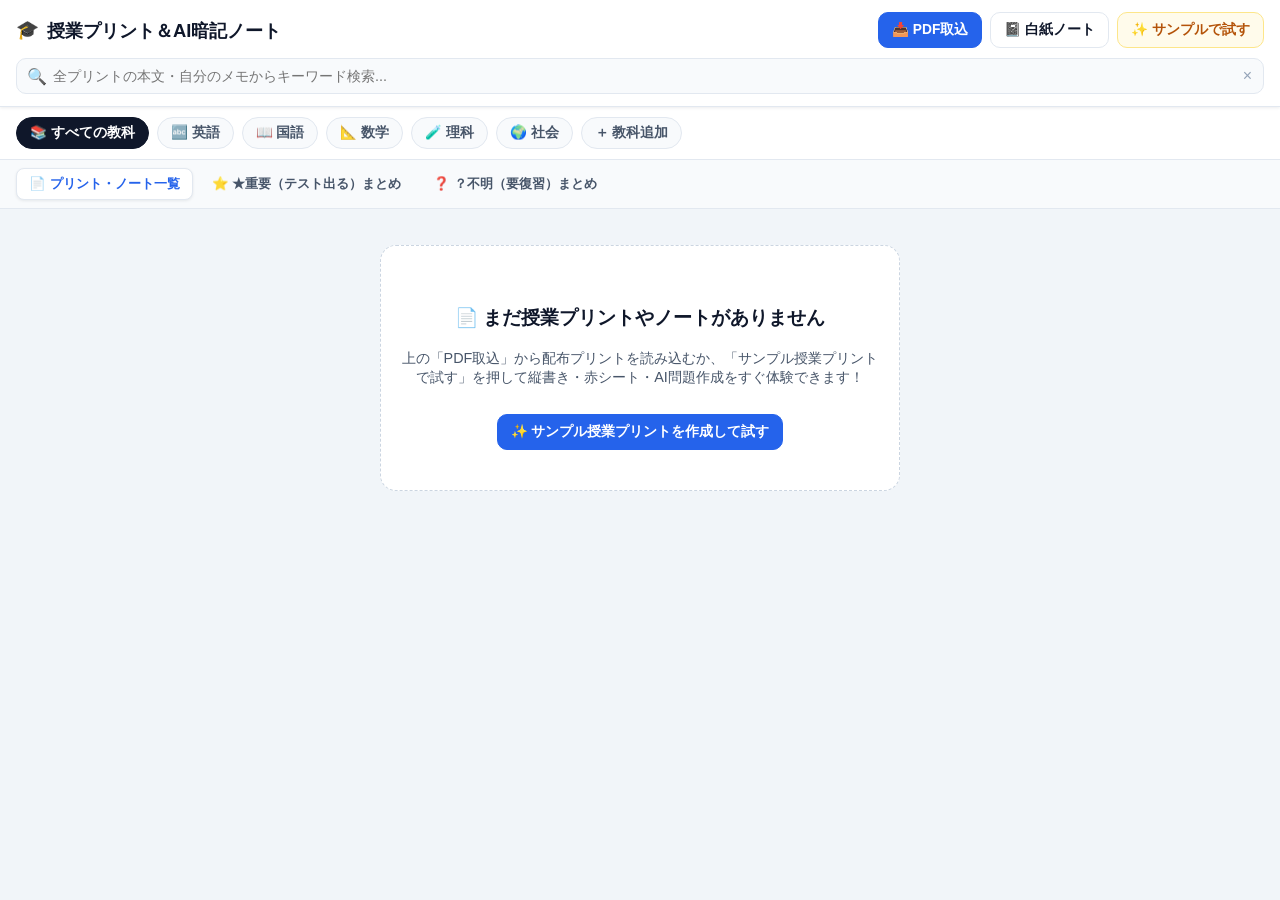
<file: index.html>
<!DOCTYPE html>
<html lang="ja">
<head>
  <meta charset="UTF-8" />
  <meta name="viewport" content="width=device-width, initial-scale=1.0, maximum-scale=1.0, user-scalable=no, viewport-fit=cover" />
  <meta name="theme-color" content="#2563eb" />
  <meta name="apple-mobile-web-app-capable" content="yes" />
  <meta name="apple-mobile-web-app-status-bar-style" content="default" />
  <meta name="apple-mobile-web-app-title" content="授業プリント暗記" />
  <title>スマート授業プリント＆AI暗記ノート</title>
  <link rel="manifest" href="./manifest.json" />
  <link rel="stylesheet" href="./css/styles.css" />
</head>
<body>

  <!-- ==================== 1. ホーム画面（教科別フォルダ・検索・重要抽出） ==================== -->
  <section id="home-screen" class="screen">
    <header class="home-header">
      <div class="home-title-row">
        <div class="app-brand">
          <span>🎓</span>
          <span>授業プリント＆AI暗記ノート</span>
        </div>
        <div class="home-actions">
          <input type="file" id="pdf-file-input" accept="application/pdf" class="hidden" />
          <button id="btn-upload-pdf" class="btn btn-primary">📥 PDF取込</button>
          <button id="btn-new-notebook" class="btn">📓 白紙ノート</button>
          <button id="btn-create-sample" class="btn btn-accent">✨ サンプルで試す</button>
        </div>
      </div>

      <!-- 全プリント横断検索バー -->
      <div class="search-bar-wrap">
        <span class="search-icon">🔍</span>
        <input
          type="search"
          id="search-input"
          class="search-input"
          placeholder="全プリントの本文・自分のメモからキーワード検索..."
        />
        <button id="search-clear-btn" class="search-clear-btn" title="クリア">×</button>
      </div>
    </header>

    <!-- 教科別タブバー -->
    <nav id="subject-pills-bar" class="subject-pills-bar" aria-label="教科選択"></nav>

    <!-- 表示モード切替タブ（プリント一覧 / ★重要まとめ / ？不明まとめ） -->
    <div class="view-mode-tabs">
      <button class="view-tab active" data-view-mode="documents">📄 プリント・ノート一覧</button>
      <button class="view-tab" data-view-mode="star">⭐ ★重要（テスト出る）まとめ</button>
      <button class="view-tab" data-view-mode="question">❓ ？不明（要復習）まとめ</button>
    </div>

    <!-- メインリスト領域 -->
    <main id="home-content" class="home-content"></main>
  </section>

  <!-- ==================== 2. エディタ画面（PDF書き込み・赤シート・AI勉強） ==================== -->
  <section id="editor-screen" class="screen hidden">
    <!-- 上部ヘッダー -->
    <header class="editor-header">
      <div class="editor-header-left">
        <button id="btn-back-home" class="btn" title="一覧へ戻る">◀ 一覧</button>
        <input type="text" id="doc-title-input" class="doc-title-input" aria-label="プリント名" />
        <span id="save-status" class="save-status">✓ 自動保存済</span>
      </div>
      <div class="editor-header-right">
        <button id="btn-red-sheet" class="btn btn-red-sheet">🈴 赤シート</button>
        <button id="btn-open-ai" class="btn btn-ai">🤖 AI勉強</button>
        <button id="btn-export-pdf" class="btn btn-primary">💾 PDF保存</button>
      </div>
    </header>

    <!-- サブツールバー（横書き⇔縦書き・文字色・サイズ・直線モード・スタンプ選択） -->
    <div id="sub-toolbar" class="sub-toolbar"></div>

    <!-- 中央PDF・ノート描画ステージ -->
    <div id="viewer-container" class="viewer-container">
      <div id="stage-scroll-sizer" class="stage-scroll-sizer">
        <div id="page-stage" class="page-stage">
          <canvas id="pdf-canvas" class="pdf-canvas"></canvas>
          <canvas id="drawing-canvas" class="drawing-canvas interactive"></canvas>
          <div id="overlay-layer" class="overlay-layer"></div>
        </div>
      </div>
    </div>

    <!-- ページ送り・白紙ページ挿入・拡大縮小バー -->
    <div class="page-nav-bar">
      <div class="page-nav-controls">
        <button id="btn-prev-page" class="btn" style="padding: 4px 10px;">◀</button>
        <span id="page-indicator" style="font-weight: 700; font-size: 0.82rem;">1 / 1</span>
        <button id="btn-next-page" class="btn" style="padding: 4px 10px;">▶</button>
        <button id="btn-open-blank-modal" class="btn btn-accent" style="padding: 4px 9px; font-size: 0.78rem;">＋白紙挿入</button>
      </div>
      <div class="page-nav-controls">
        <button id="btn-zoom-out" class="btn" style="padding: 4px 9px;" title="縮小">－</button>
        <button id="btn-zoom-reset" class="btn" style="padding: 4px 7px; font-size: 0.76rem; min-width: 48px;" title="100%に戻す">100%</button>
        <button id="btn-zoom-in" class="btn" style="padding: 4px 9px;" title="拡大">＋</button>
      </div>
    </div>

    <!-- 下部メインツールバー -->
    <nav class="main-toolbar" aria-label="書き込みツール">
      <button class="tool-btn" data-tool="pan">
        <span class="icon">👆</span>
        <span>移動/拡大</span>
      </button>
      <button class="tool-btn active" data-tool="text">
        <span class="icon">🔤</span>
        <span>文字入力</span>
      </button>
      <button class="tool-btn" data-tool="marker">
        <span class="icon">🖍️</span>
        <span>マーカー</span>
      </button>
      <button class="tool-btn" data-tool="pen">
        <span class="icon">✒️</span>
        <span>ペン</span>
      </button>
      <button class="tool-btn" data-tool="stamp">
        <span class="icon">⭐</span>
        <span>スタンプ</span>
      </button>
      <button class="tool-btn" data-tool="eraser">
        <span class="icon">🧹</span>
        <span>消しゴム</span>
      </button>
      <button id="btn-undo" class="tool-btn" disabled>
        <span class="icon">↩️</span>
        <span>戻す</span>
      </button>
      <button id="btn-redo" class="tool-btn" disabled>
        <span class="icon">↪️</span>
        <span>進む</span>
      </button>
    </nav>
  </section>

  <!-- ==================== 3. 白紙ノートページ挿入モーダル ==================== -->
  <div id="blank-page-modal" class="modal-backdrop hidden">
    <div class="modal-card">
      <div class="modal-header">
        <span>📓 現在のページの次に白紙ノートを挿入</span>
        <button id="btn-close-blank-modal" class="btn" style="padding: 4px 9px;">×</button>
      </div>
      <div class="modal-body">
        <p style="margin: 0; font-size: 0.86rem; color: var(--text-sub);">
          プリントに書く余白が足りないとき、途中にノートページを差し込めます（PDF保存時にも一緒に統合されます）。
        </p>
        <button class="btn" data-blank-template="vertical-ruled" style="justify-content: flex-start; padding: 12px;">
          📖 国語・古典用「縦罫線ノート」を挿入
        </button>
        <button class="btn" data-blank-template="grid" style="justify-content: flex-start; padding: 12px;">
          📐 数学・理科用「5mm方眼ノート」を挿入
        </button>
        <button class="btn" data-blank-template="ruled" style="justify-content: flex-start; padding: 12px;">
          📝 英語・社会用「横罫線ノート」を挿入
        </button>
        <button class="btn" data-blank-template="plain" style="justify-content: flex-start; padding: 12px;">
          ⬜ 自由メモ・図形用「無地ページ」を挿入
        </button>
      </div>
    </div>
  </div>

  <!-- ==================== 4. AIテスト勉強プロンプト生成モーダル ==================== -->
  <div id="ai-study-modal" class="modal-backdrop hidden">
    <div class="modal-card">
      <div class="modal-header">
        <span>🤖 AIテスト対策・問題作成プロンプト生成</span>
        <button id="btn-close-ai-modal" class="btn" style="padding: 4px 9px;">×</button>
      </div>
      <div class="modal-body">
        <div style="display: flex; gap: 6px; flex-wrap: wrap;">
          <button class="btn btn-primary" data-ai-mode="quiz">🎯 赤字・★から予想問題作成</button>
          <button class="btn" data-ai-mode="explain">💡 ？不明箇所を解説させる</button>
          <button class="btn" data-ai-mode="summary">📋 3分要点まとめ作成</button>
        </div>
        <p style="margin: 0; font-size: 0.8rem; color: var(--text-sub);">
          元のPDF本文＋あなたが書き込んだメモ（赤字や★・？マーク）が自動整理されています。下のボタンを押してChatGPTやGeminiに貼り付けるだけで勉強できます！
        </p>
        <textarea id="ai-prompt-textarea" class="prompt-textarea" readonly></textarea>
      </div>
      <div class="modal-footer">
        <button id="btn-copy-ai-prompt" class="btn btn-primary" style="width: 100%; padding: 11px;">
          📋 ワンタップで指示文＋プリント内容をコピーする
        </button>
      </div>
    </div>
  </div>

  <!-- ==================== 5. PDF保存完了・共有モーダル ==================== -->
  <div id="pdf-export-modal" class="modal-backdrop hidden">
    <div class="modal-card">
      <div class="modal-header">
        <span>💾 PDF保存が完了しました</span>
        <button id="btn-close-export-modal" class="btn" style="padding: 4px 9px;">×</button>
      </div>
      <div class="modal-body" style="gap: 12px;">
        <p id="export-modal-desc" style="margin: 0; font-size: 0.85rem; color: var(--text-main); line-height: 1.5;">
          書き込んだメモやマーカーがすべて統合されたPDFが生成されました。
        </p>
        <div style="display: flex; flex-direction: column; gap: 8px;">
          <button id="btn-export-share" class="btn btn-primary" style="padding: 12px; font-size: 0.95rem; justify-content: center;">
            📲 ファイルに保存 / 共有（スマホ推奨）
          </button>
          <button id="btn-export-download" class="btn" style="padding: 10px; font-size: 0.88rem; justify-content: center;">
            ⬇️ もう一度ダウンロード
          </button>
          <button id="btn-export-preview" class="btn" style="padding: 10px; font-size: 0.88rem; justify-content: center;">
            👁️ 新しいタブでプレビュー確認
          </button>
        </div>
      </div>
    </div>
  </div>

  <!-- トースト通知領域 -->
  <div id="toast-container" class="toast-container"></div>

  <!-- PDF出力・日本語フォント埋め込み用ライブラリ -->
  <script src="./vendor/pdf-lib.min.js"></script>
  <script src="./vendor/fontkit.umd.min.js"></script>
  <!-- アプリ本体 (ES Modules) -->
  <script type="module" src="./js/app.js"></script>
</body>
</html>
</file>
<file: css/styles.css>
/* スマート授業プリント＆AI暗記ノート - モバイルファースト・レスポンシブスタイル */
:root {
  --bg-app: #f1f5f9;
  --bg-surface: #ffffff;
  --bg-muted: #f8fafc;
  --text-main: #0f172a;
  --text-sub: #475569;
  --text-muted: #94a3b8;
  --primary: #2563eb;
  --primary-hover: #1d4ed8;
  --primary-light: #dbeafe;
  --danger: #ef4444;
  --red-sheet: #dc2626;
  --border: #e2e8f0;
  --shadow-sm: 0 1px 3px rgba(15, 23, 42, 0.08);
  --shadow-md: 0 4px 12px rgba(15, 23, 42, 0.12);
  --shadow-lg: 0 10px 25px rgba(15, 23, 42, 0.18);
  --safe-top: env(safe-area-inset-top, 0px);
  --safe-bottom: env(safe-area-inset-bottom, 0px);
}

* {
  box-sizing: border-box;
  -webkit-tap-highlight-color: transparent;
}

html, body {
  margin: 0;
  padding: 0;
  width: 100%;
  height: 100%;
  font-family: -apple-system, BlinkMacSystemFont, "Hiragino Sans", "Hiragino Kaku Gothic ProN", "Noto Sans JP", Meiryo, sans-serif;
  background-color: var(--bg-app);
  color: var(--text-main);
  overflow: hidden;
  user-select: none;
  -webkit-user-select: none;
}

button, input, select, textarea {
  font-family: inherit;
  font-size: inherit;
}

.hidden {
  display: none !important;
}

/* ==================== レイアウト共通 ==================== */
.screen {
  display: flex;
  flex-direction: column;
  width: 100%;
  height: 100%;
  padding-top: var(--safe-top);
  padding-bottom: var(--safe-bottom);
}

/* ==================== ホーム画面 ==================== */
.home-header {
  background: var(--bg-surface);
  border-bottom: 1px solid var(--border);
  padding: 12px 16px;
  display: flex;
  flex-direction: column;
  gap: 10px;
  box-shadow: var(--shadow-sm);
  z-index: 10;
}

.home-title-row {
  display: flex;
  align-items: center;
  justify-content: space-between;
  gap: 8px;
  flex-wrap: wrap;
}

.app-brand {
  display: flex;
  align-items: center;
  gap: 8px;
  font-weight: 800;
  font-size: 1.15rem;
  color: var(--text-main);
}

.home-actions {
  display: flex;
  gap: 8px;
  flex-wrap: wrap;
}

.btn {
  display: inline-flex;
  align-items: center;
  justify-content: center;
  gap: 6px;
  padding: 8px 13px;
  border-radius: 10px;
  font-weight: 600;
  font-size: 0.86rem;
  border: 1px solid var(--border);
  background: var(--bg-surface);
  color: var(--text-main);
  cursor: pointer;
  transition: all 0.15s ease;
  white-space: nowrap;
}

.btn:active {
  transform: scale(0.97);
}

.btn-primary {
  background: var(--primary);
  color: #ffffff;
  border-color: var(--primary);
}

.btn-primary:hover {
  background: var(--primary-hover);
}

.btn-accent {
  background: #fffbeb;
  color: #b45309;
  border-color: #fde68a;
}

.btn-danger {
  background: #fef2f2;
  color: #dc2626;
  border-color: #fecaca;
}

.search-bar-wrap {
  position: relative;
  display: flex;
  align-items: center;
}

.search-input {
  width: 100%;
  padding: 9px 36px 9px 36px;
  border-radius: 10px;
  border: 1px solid var(--border);
  background: var(--bg-muted);
  font-size: 0.9rem;
  color: var(--text-main);
  user-select: text;
  -webkit-user-select: text;
}

.search-input:focus {
  outline: 2px solid var(--primary);
  background: var(--bg-surface);
}

.search-icon {
  position: absolute;
  left: 11px;
  color: var(--text-muted);
  pointer-events: none;
}

.search-clear-btn {
  position: absolute;
  right: 8px;
  border: none;
  background: transparent;
  color: var(--text-muted);
  cursor: pointer;
  font-size: 1rem;
  padding: 4px;
}

/* 教科タブバー */
.subject-pills-bar {
  display: flex;
  align-items: center;
  gap: 8px;
  overflow-x: auto;
  padding: 10px 16px;
  background: var(--bg-surface);
  border-bottom: 1px solid var(--border);
  scrollbar-width: none;
}
.subject-pills-bar::-webkit-scrollbar {
  display: none;
}

.subject-pill {
  display: inline-flex;
  align-items: center;
  gap: 6px;
  padding: 6px 13px;
  border-radius: 999px;
  font-size: 0.85rem;
  font-weight: 600;
  border: 1.5px solid var(--border);
  background: var(--bg-muted);
  color: var(--text-sub);
  cursor: pointer;
  white-space: nowrap;
  flex-shrink: 0;
}

.subject-pill.active {
  background: var(--text-main);
  color: #ffffff;
  border-color: var(--text-main);
}

/* モード切替タブ（プリント一覧 / ★重要まとめ / ？不明まとめ） */
.view-mode-tabs {
  display: flex;
  gap: 6px;
  padding: 8px 16px;
  background: var(--bg-muted);
  border-bottom: 1px solid var(--border);
  overflow-x: auto;
}

.view-tab {
  padding: 6px 12px;
  border-radius: 8px;
  font-size: 0.83rem;
  font-weight: 600;
  border: 1px solid transparent;
  background: transparent;
  color: var(--text-sub);
  cursor: pointer;
  white-space: nowrap;
}

.view-tab.active {
  background: var(--bg-surface);
  color: var(--primary);
  border-color: var(--border);
  box-shadow: var(--shadow-sm);
}

/* ホームメインコンテンツ領域 */
.home-content {
  flex: 1;
  overflow-y: auto;
  padding: 16px;
}

.doc-grid {
  display: grid;
  grid-template-columns: repeat(auto-fill, minmax(260px, 1fr));
  gap: 14px;
}

.doc-card {
  background: var(--bg-surface);
  border-radius: 14px;
  border: 1px solid var(--border);
  padding: 14px;
  display: flex;
  flex-direction: column;
  gap: 10px;
  box-shadow: var(--shadow-sm);
  cursor: pointer;
  transition: transform 0.12s ease, box-shadow 0.12s ease;
}

.doc-card:hover {
  transform: translateY(-2px);
  box-shadow: var(--shadow-md);
}

.doc-card-header {
  display: flex;
  align-items: flex-start;
  justify-content: space-between;
  gap: 8px;
}

.subject-badge {
  display: inline-flex;
  align-items: center;
  gap: 4px;
  padding: 3px 9px;
  border-radius: 999px;
  font-size: 0.75rem;
  font-weight: 700;
  color: #ffffff;
}

.doc-card-title {
  font-weight: 700;
  font-size: 1rem;
  color: var(--text-main);
  line-height: 1.35;
  word-break: break-word;
}

.doc-card-meta {
  display: flex;
  align-items: center;
  justify-content: space-between;
  font-size: 0.78rem;
  color: var(--text-muted);
}

.doc-card-badges {
  display: flex;
  gap: 6px;
  flex-wrap: wrap;
}

.mini-tag {
  font-size: 0.74rem;
  padding: 2px 7px;
  border-radius: 6px;
  font-weight: 600;
}

.mini-tag.star {
  background: #fef3c7;
  color: #b45309;
}

.mini-tag.question {
  background: #ede9fe;
  color: #6d28d9;
}

.mini-tag.memo {
  background: #e0f2fe;
  color: #0369a1;
}

.empty-state {
  text-align: center;
  padding: 40px 20px;
  background: var(--bg-surface);
  border-radius: 16px;
  border: 1px dashed #cbd5e1;
  max-width: 520px;
  margin: 20px auto;
}

/* ==================== エディタ画面 ==================== */
.editor-header {
  background: var(--bg-surface);
  border-bottom: 1px solid var(--border);
  padding: 8px 12px;
  display: flex;
  align-items: center;
  justify-content: space-between;
  gap: 8px;
  z-index: 20;
}

.editor-header-left {
  display: flex;
  align-items: center;
  gap: 8px;
  min-width: 0;
  flex: 1;
}

.doc-title-input {
  font-weight: 700;
  font-size: 0.95rem;
  border: 1px solid transparent;
  border-radius: 6px;
  padding: 4px 8px;
  background: transparent;
  color: var(--text-main);
  min-width: 100px;
  flex: 1;
  user-select: text;
  -webkit-user-select: text;
}

.doc-title-input:focus {
  border-color: var(--primary);
  background: var(--bg-muted);
  outline: none;
}

.save-status {
  font-size: 0.72rem;
  color: #059669;
  font-weight: 600;
  white-space: nowrap;
}

.editor-header-right {
  display: flex;
  align-items: center;
  gap: 6px;
  flex-shrink: 0;
}

.btn-red-sheet {
  background: #fff1f2;
  color: #e11d48;
  border-color: #fecdd3;
}

.btn-red-sheet.active {
  background: #e11d48;
  color: #ffffff;
  border-color: #be123c;
  box-shadow: 0 0 0 3px rgba(225, 29, 72, 0.25);
}

.btn-ai {
  background: linear-gradient(135deg, #4f46e5, #7c3aed);
  color: #ffffff;
  border: none;
}

/* サブツールバー（色・サイズ・直線・スタンプ選択など） */
.sub-toolbar {
  background: var(--bg-muted);
  border-bottom: 1px solid var(--border);
  padding: 6px 12px;
  display: flex;
  align-items: center;
  gap: 10px;
  overflow-x: auto;
  z-index: 18;
  font-size: 0.82rem;
}

.tool-option-group {
  display: flex;
  align-items: center;
  gap: 6px;
  flex-shrink: 0;
}

/* 文字サイズ変更セレクタ＆プリセットチップ */
.font-size-select {
  padding: 3px 6px;
  font-size: 0.78rem;
  font-weight: 700;
  border-radius: 6px;
  border: 1px solid var(--border);
  background: var(--bg-surface);
  color: var(--text-main);
  cursor: pointer;
  outline: none;
}

.font-size-select:focus {
  border-color: var(--primary);
}

.font-preset-chip {
  padding: 3px 7px;
  font-size: 0.72rem;
  font-weight: 600;
  border-radius: 6px;
  border: 1px solid var(--border);
  background: var(--bg-surface);
  color: var(--text-sub);
  cursor: pointer;
  white-space: nowrap;
  flex-shrink: 0;
  transition: all 0.1s ease;
}

.font-preset-chip:hover {
  background: var(--bg-muted);
  color: var(--text-main);
}

.font-preset-chip.active {
  background: var(--primary);
  color: #ffffff;
  border-color: var(--primary);
  font-weight: 700;
}

.color-swatch {
  width: 24px;
  height: 24px;
  border-radius: 50%;
  border: 2px solid #ffffff;
  box-shadow: 0 0 0 1px #cbd5e1;
  cursor: pointer;
  padding: 0;
  position: relative;
}

.color-swatch.active {
  transform: scale(1.18);
  box-shadow: 0 0 0 2px var(--text-main);
}

.color-swatch.red-sheet-dot::after {
  content: '暗';
  position: absolute;
  bottom: -4px;
  right: -4px;
  font-size: 8px;
  background: #e11d48;
  color: #fff;
  border-radius: 4px;
  padding: 0 2px;
  line-height: 1.1;
}

.writing-mode-Switch {
  display: inline-flex;
  border-radius: 8px;
  border: 1px solid var(--border);
  overflow: hidden;
  background: var(--bg-surface);
}

.writing-mode-btn {
  padding: 4px 9px;
  font-size: 0.78rem;
  font-weight: 700;
  border: none;
  background: transparent;
  color: var(--text-sub);
  cursor: pointer;
}

.writing-mode-btn.active {
  background: var(--primary);
  color: #ffffff;
}

/* ビューア中央キャンバス領域 */
.viewer-container {
  flex: 1;
  overflow: auto;
  background: #cbd5e1;
  display: block;
  padding: 10px;
  position: relative;
  -webkit-overflow-scrolling: touch;
  touch-action: pan-x pan-y;
}

.stage-scroll-sizer {
  position: relative;
  margin: 0 auto;
}

.page-stage {
  position: absolute;
  top: 0;
  left: 0;
  background: #ffffff;
  box-shadow: var(--shadow-lg);
  transform-origin: 0 0;
}

.pdf-canvas {
  display: block;
  pointer-events: none;
}

.drawing-canvas {
  position: absolute;
  top: 0;
  left: 0;
  width: 100%;
  height: 100%;
  z-index: 5;
}

.drawing-canvas.interactive {
  touch-action: none;
  cursor: crosshair;
}

.drawing-canvas.passive {
  pointer-events: none;
}

.overlay-layer {
  position: absolute;
  top: 0;
  left: 0;
  width: 100%;
  height: 100%;
  z-index: 10;
  pointer-events: none;
}

/* ==================== テキストボックス（横書き・縦書き・赤シート対応） ==================== */
/* 非選択時は背景・枠線を完全透明にし、下のPDF文字を一切隠さない */
.text-box-item {
  position: absolute;
  pointer-events: auto;
  width: fit-content;
  height: fit-content;
  max-width: 96%;
  border: 1.5px dashed transparent;
  border-radius: 4px;
  background-color: transparent;
  padding: 1px 2px;
  box-shadow: none;
  box-sizing: border-box;
  transition: border-color 0.12s ease, background-color 0.12s ease;
  touch-action: manipulation;
}

/* 選択中のみテキストサイズにぴったり合わせた枠線と半透明背景を表示 */
.text-box-item.selected {
  border-color: var(--primary);
  background-color: rgba(255, 255, 255, 0.75);
  box-shadow: 0 0 0 1.5px rgba(37, 99, 235, 0.25);
  z-index: 35;
}

/* 移動中（ドラッグ中）は枠線と文字だけを指で滑らかに動かせるようハンドルと操作ボタンを非表示化 */
.text-box-item.is-dragging {
  background-color: rgba(255, 255, 255, 0.9);
  border-style: solid;
  border-color: var(--primary);
  box-shadow: 0 4px 14px rgba(37, 99, 235, 0.35);
  z-index: 50;
}

.text-box-item.is-dragging .text-box-handle,
.text-box-item.is-dragging .text-box-controls {
  opacity: 0 !important;
  pointer-events: none !important;
}

/* ドラッグ移動ハンドル：テキストの幅にぴったりフィットするスリムな移動バー */
.text-box-handle {
  position: absolute;
  bottom: calc(100% + 2px);
  left: 0;
  width: 100%;
  min-width: 28px;
  max-width: 100%;
  height: 18px;
  display: none;
  align-items: center;
  justify-content: center;
  gap: 3px;
  background: #1e293b;
  color: #f8fafc;
  font-size: 0.68rem;
  font-weight: 700;
  padding: 1px 4px;
  border-radius: 4px;
  cursor: grab;
  touch-action: none !important;
  user-select: none;
  -webkit-user-select: none;
  white-space: nowrap;
  box-shadow: 0 1px 4px rgba(0, 0, 0, 0.25);
  z-index: 45;
  box-sizing: border-box;
}

.text-box-item.selected .text-box-handle {
  display: flex;
}

.text-box-handle:active {
  cursor: grabbing;
  background: var(--primary);
}

.handle-title-wrap {
  display: flex;
  align-items: center;
  justify-content: center;
  gap: 2px;
  pointer-events: none;
}

.handle-icon {
  font-size: 0.75rem;
  line-height: 1;
}

.handle-label {
  font-size: 0.64rem;
  letter-spacing: -0.02em;
}

/* 縦書きの狭いボックスではラベル「移動」を非表示にして✥アイコンのみに縮小 */
.text-box-item.vertical .handle-label {
  display: none;
}

/* テキスト編集本体 */
.text-box-content {
  outline: none;
  white-space: pre-wrap;
  word-break: break-word;
  line-height: 1.25;
  font-weight: 600;
  user-select: text !important;
  -webkit-user-select: text !important;
  cursor: text;
  min-width: 4px;
  min-height: 6px;
  touch-action: manipulation !important;
  background: transparent;
  padding: 1px 2px;
  border-radius: 3px;
}

.text-box-content:empty::before {
  content: '文字を入力...';
  color: rgba(100, 116, 139, 0.65);
  font-weight: 400;
  pointer-events: none;
}

.text-box-content:focus {
  background: rgba(255, 255, 255, 0.9);
}

/* 縦書きスタイル：1文字からテキストの高さにぴったり合わせる */
.text-box-item.vertical .text-box-content {
  writing-mode: vertical-rl;
  -webkit-writing-mode: vertical-rl;
  text-orientation: upright;
  line-height: 1.35;
  min-height: 6px;
  min-width: 4px;
}

/* テキストボックス選択時のフローティング操作バー（中央配置＆コンパクト） */
.text-box-controls {
  position: absolute;
  top: calc(100% + 2px);
  left: 50%;
  transform: translateX(-50%);
  display: none;
  align-items: center;
  gap: 2px;
  background: #0f172a;
  color: #ffffff;
  padding: 2px 4px;
  border-radius: 6px;
  box-shadow: 0 2px 8px rgba(0, 0, 0, 0.28);
  white-space: nowrap;
  z-index: 45;
}

.text-box-item.selected .text-box-controls {
  display: flex;
}

/* 画面端に近いテキストボックスのツールバーはみ出し防止 */
.text-box-item.align-right .text-box-controls {
  left: auto;
  right: 0;
  transform: none;
}

.text-box-item.near-top .text-box-handle {
  bottom: auto;
  top: calc(100% + 2px);
}
.text-box-item.near-top .text-box-controls {
  top: calc(100% + 22px);
}

.mini-ctrl-btn {
  border: none;
  background: rgba(255, 255, 255, 0.16);
  color: #ffffff;
  font-size: 0.65rem;
  font-weight: 700;
  padding: 2px 4px;
  min-width: 18px;
  height: 18px;
  border-radius: 4px;
  cursor: pointer;
  flex-shrink: 0;
  display: inline-flex;
  align-items: center;
  justify-content: center;
}

.mini-ctrl-btn:hover {
  background: rgba(255, 255, 255, 0.3);
}

.mini-ctrl-btn.danger {
  background: #ef4444;
}

.mini-ctrl-btn.danger:hover {
  background: #dc2626;
}

.mini-ctrl-btn.font-size-btn {
  font-weight: 800;
  font-size: 0.65rem;
  letter-spacing: -0.02em;
  background: rgba(37, 99, 235, 0.45);
  color: #eff6ff;
  padding: 2px 5px;
}

.mini-ctrl-btn.font-size-btn:hover {
  background: var(--primary);
  color: #ffffff;
}

.mini-ctrl-btn.nudge {
  padding: 3px 5px;
  font-size: 0.68rem;
  background: rgba(255, 255, 255, 0.12);
}

/* デジタル赤シートモード時のマスク表示 */
.text-box-item.red-sheet-masked {
  background: #1e293b !important;
  border: 2px solid #e11d48 !important;
  border-radius: 6px;
  cursor: pointer !important;
  box-shadow: 0 2px 6px rgba(225, 29, 72, 0.3);
}

.text-box-item.red-sheet-masked .text-box-content {
  opacity: 0 !important;
  pointer-events: none;
}

.text-box-item.red-sheet-masked::after {
  content: '🈴 タップで表示';
  position: absolute;
  inset: 0;
  display: flex;
  align-items: center;
  justify-content: center;
  font-size: 0.7rem;
  font-weight: 700;
  color: #fda4af;
  pointer-events: none;
  white-space: nowrap;
  overflow: hidden;
}

.text-box-item.red-sheet-revealed {
  background: rgba(254, 226, 226, 0.5) !important;
  border: 1.5px dashed #e11d48 !important;
  cursor: pointer !important;
}

/* ==================== スタンプ要素 ==================== */
.stamp-item {
  position: absolute;
  pointer-events: auto;
  display: flex;
  align-items: center;
  justify-content: center;
  border-radius: 999px;
  font-weight: 800;
  cursor: move;
  box-shadow: var(--shadow-sm);
  user-select: none;
}

.stamp-delete-btn {
  position: absolute;
  top: -8px;
  right: -8px;
  width: 18px;
  height: 18px;
  border-radius: 50%;
  border: none;
  background: #ef4444;
  color: #fff;
  font-size: 10px;
  display: none;
  align-items: center;
  justify-content: center;
  cursor: pointer;
}

.stamp-item:hover .stamp-delete-btn,
.stamp-item.selected .stamp-delete-btn {
  display: flex;
}

/* ==================== 下部ページ＆メインツールバー ==================== */
.page-nav-bar {
  background: var(--bg-surface);
  border-top: 1px solid var(--border);
  padding: 6px 12px;
  display: flex;
  align-items: center;
  justify-content: space-between;
  gap: 8px;
  font-size: 0.84rem;
  z-index: 20;
}

.page-nav-controls {
  display: flex;
  align-items: center;
  gap: 6px;
}

.main-toolbar {
  background: var(--bg-surface);
  border-top: 1px solid var(--border);
  padding: 6px 10px;
  display: flex;
  align-items: center;
  justify-content: space-around;
  gap: 4px;
  overflow-x: auto;
  z-index: 20;
}

.tool-btn {
  display: flex;
  flex-direction: column;
  align-items: center;
  justify-content: center;
  gap: 2px;
  padding: 6px 10px;
  border-radius: 10px;
  border: none;
  background: transparent;
  color: var(--text-sub);
  font-size: 0.72rem;
  font-weight: 700;
  cursor: pointer;
  min-width: 54px;
}

.tool-btn .icon {
  font-size: 1.15rem;
}

.tool-btn.active {
  background: var(--primary-light);
  color: var(--primary);
}

.tool-btn:disabled {
  opacity: 0.35;
  cursor: not-allowed;
}

/* ==================== モーダル共通 ==================== */
.modal-backdrop {
  position: fixed;
  inset: 0;
  background: rgba(15, 23, 42, 0.55);
  display: flex;
  align-items: center;
  justify-content: center;
  padding: 16px;
  z-index: 100;
}

.modal-card {
  background: var(--bg-surface);
  border-radius: 16px;
  width: 100%;
  max-width: 540px;
  max-height: 88vh;
  display: flex;
  flex-direction: column;
  box-shadow: var(--shadow-lg);
  overflow: hidden;
}

.modal-header {
  padding: 14px 18px;
  border-bottom: 1px solid var(--border);
  display: flex;
  align-items: center;
  justify-content: space-between;
  font-weight: 800;
  font-size: 1.02rem;
}

.modal-body {
  padding: 16px 18px;
  overflow-y: auto;
  display: flex;
  flex-direction: column;
  gap: 12px;
}

.modal-footer {
  padding: 12px 18px;
  border-top: 1px solid var(--border);
  display: flex;
  justify-content: flex-end;
  gap: 8px;
}

.prompt-textarea {
  width: 100%;
  min-height: 210px;
  padding: 12px;
  border-radius: 10px;
  border: 1px solid var(--border);
  background: var(--bg-muted);
  font-size: 0.85rem;
  line-height: 1.5;
  resize: vertical;
  user-select: text;
  -webkit-user-select: text;
}

/* トースト通知 */
.toast-container {
  position: fixed;
  bottom: 84px;
  left: 50%;
  transform: translateX(-50%);
  z-index: 200;
  display: flex;
  flex-direction: column;
  gap: 6px;
  pointer-events: none;
}

.toast-msg {
  background: rgba(15, 23, 42, 0.92);
  color: #ffffff;
  padding: 9px 16px;
  border-radius: 999px;
  font-size: 0.84rem;
  font-weight: 600;
  box-shadow: var(--shadow-md);
  white-space: nowrap;
}
</file>
